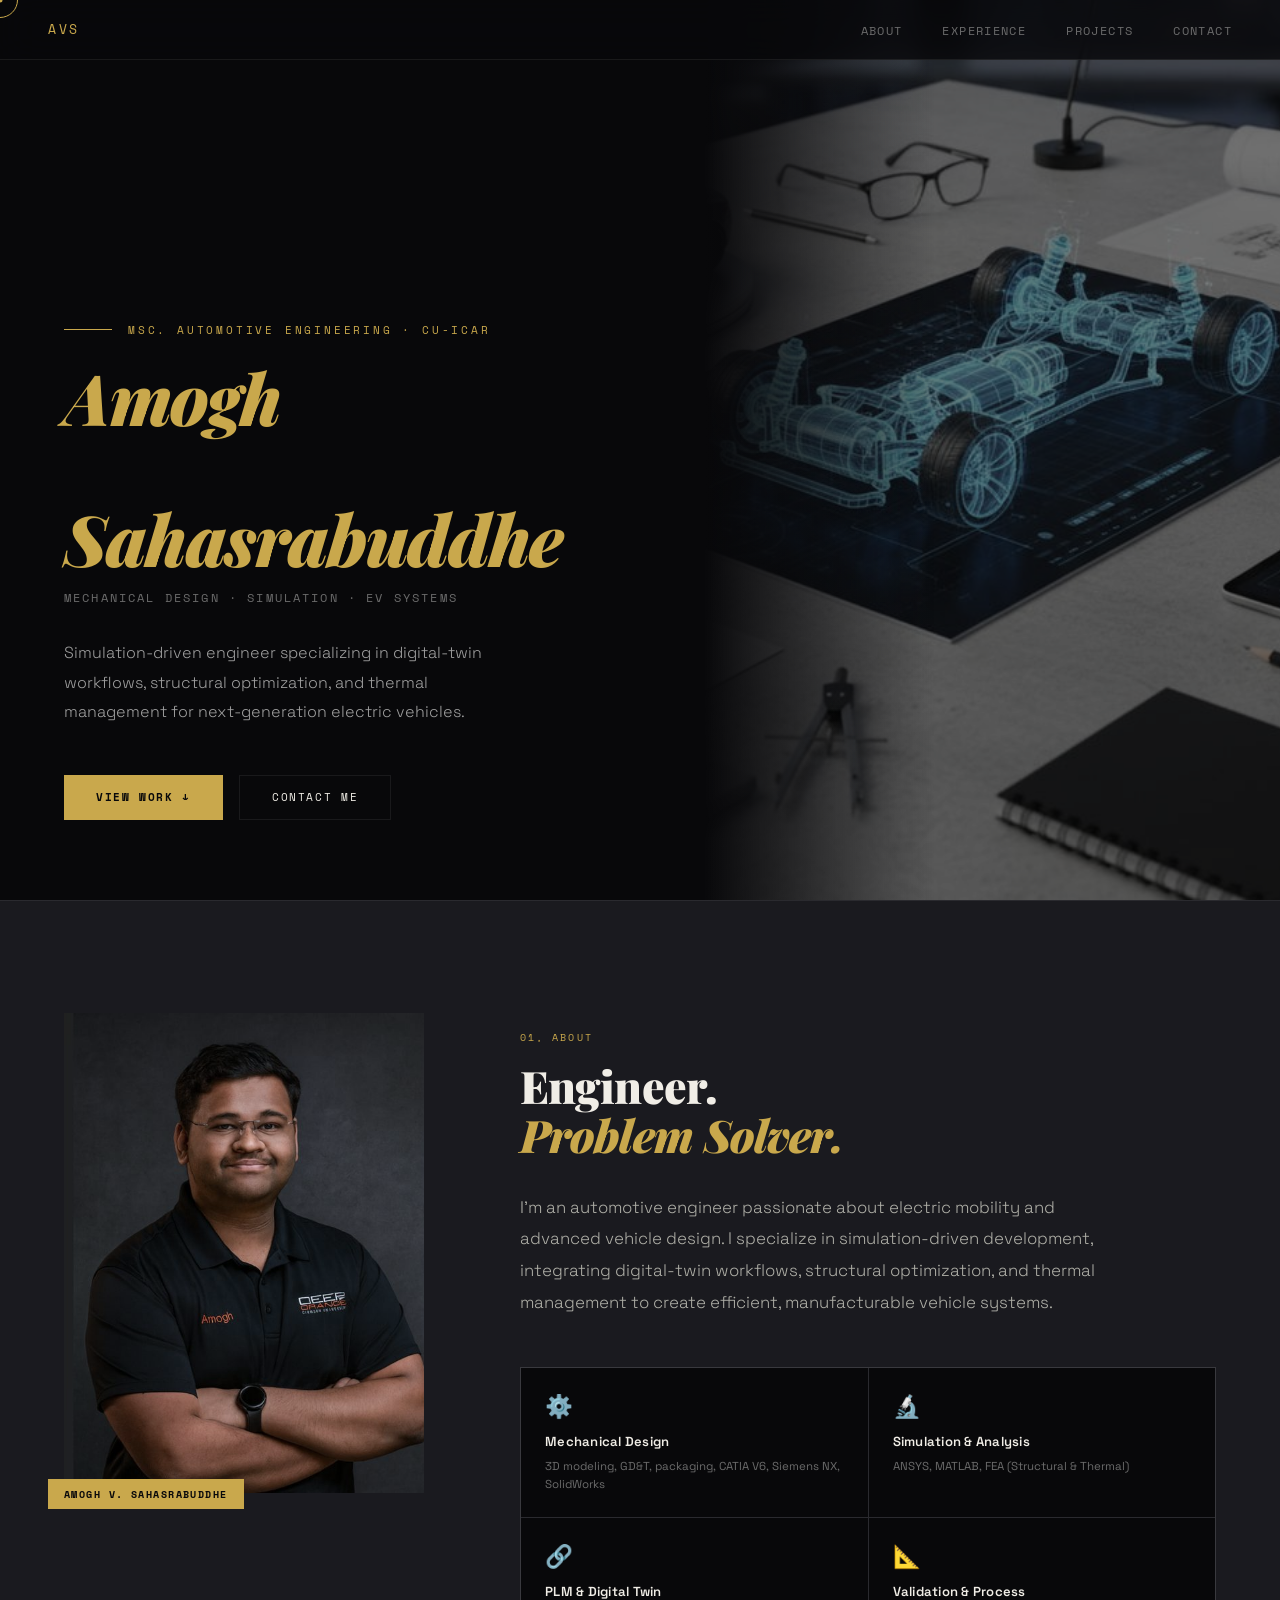
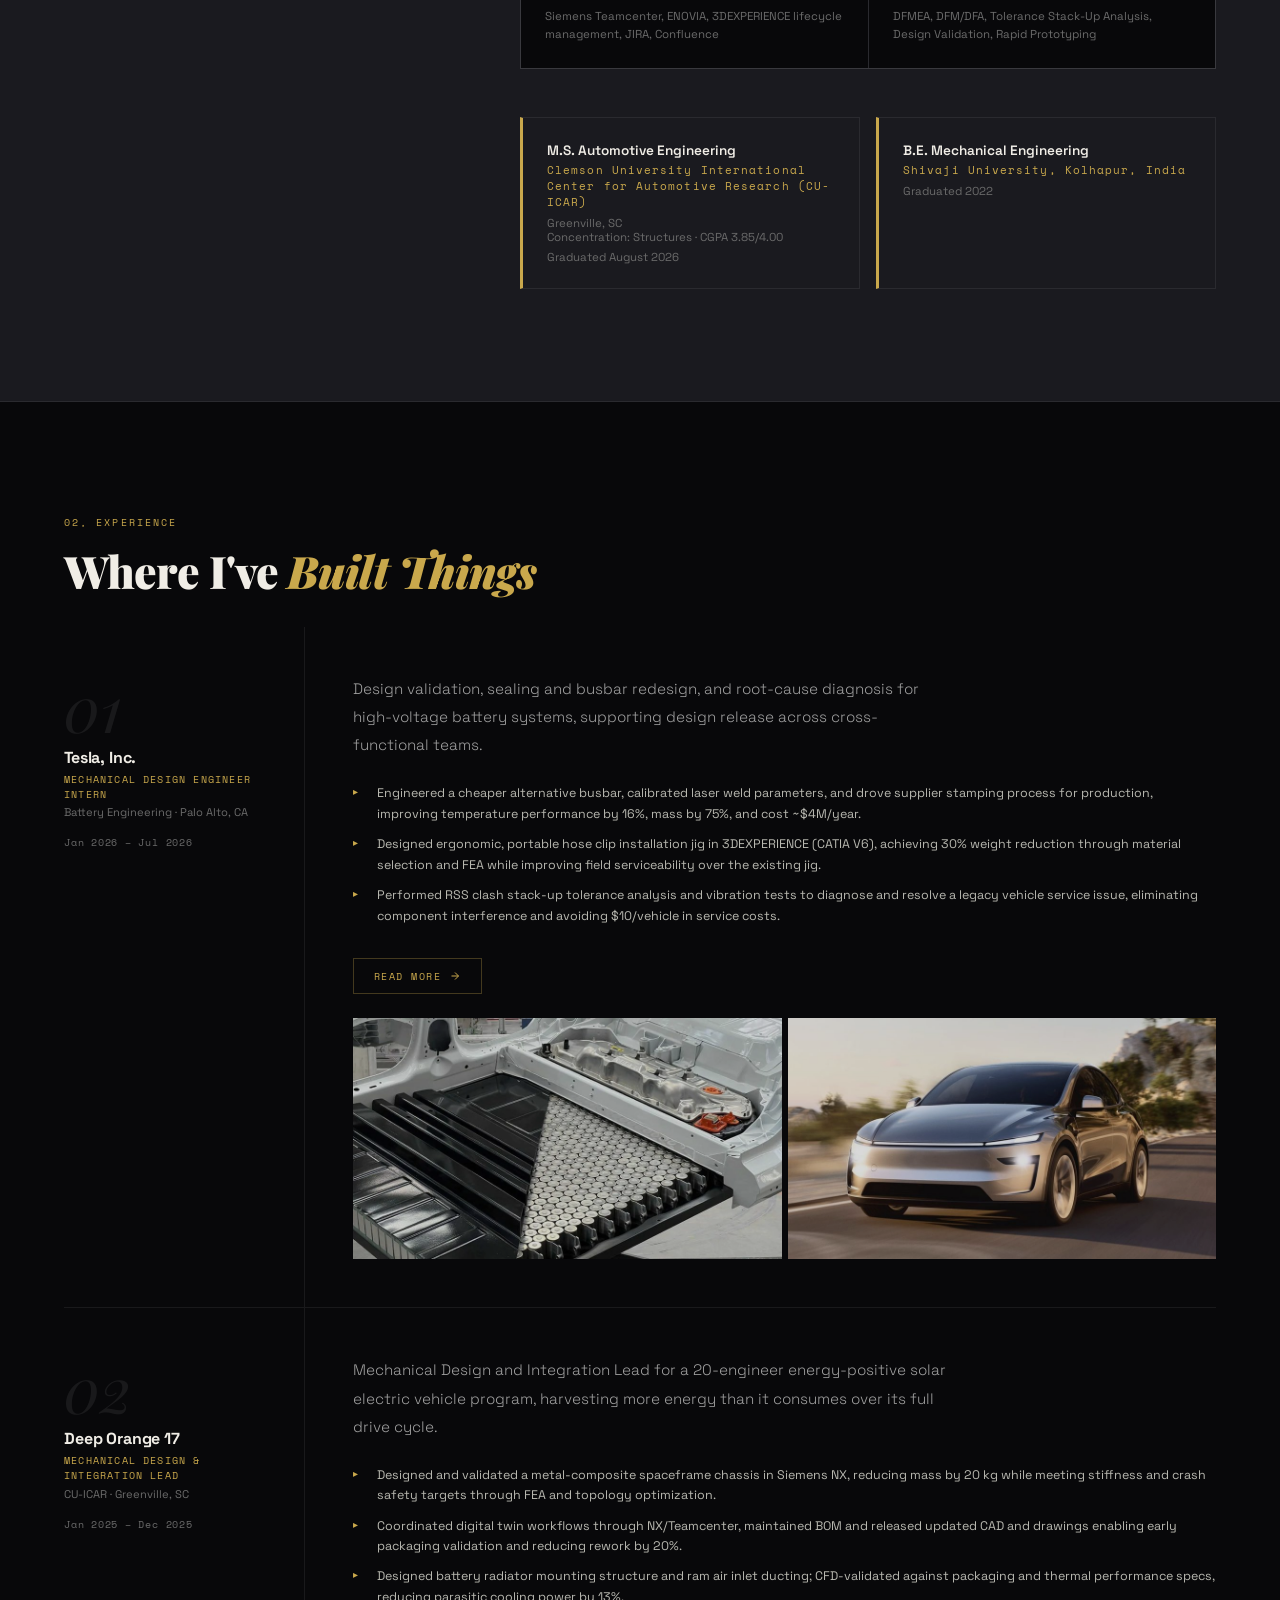
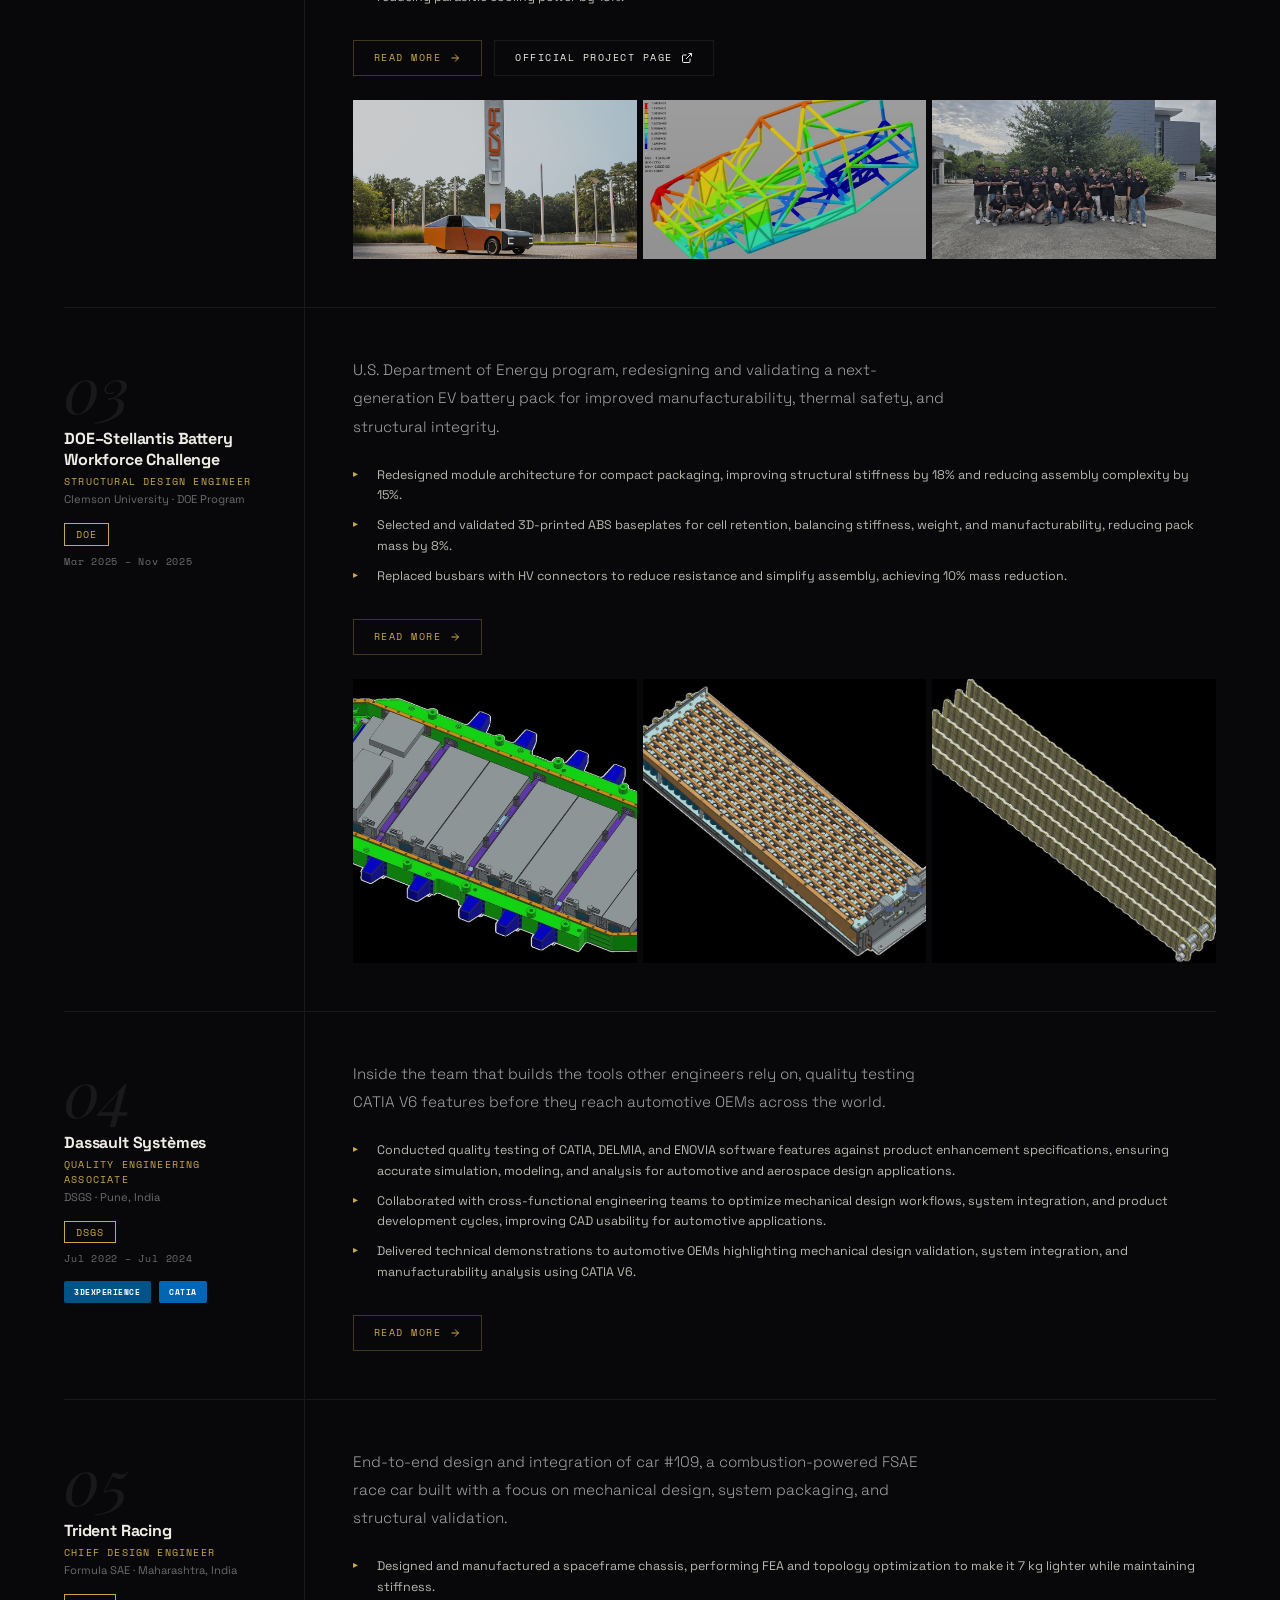
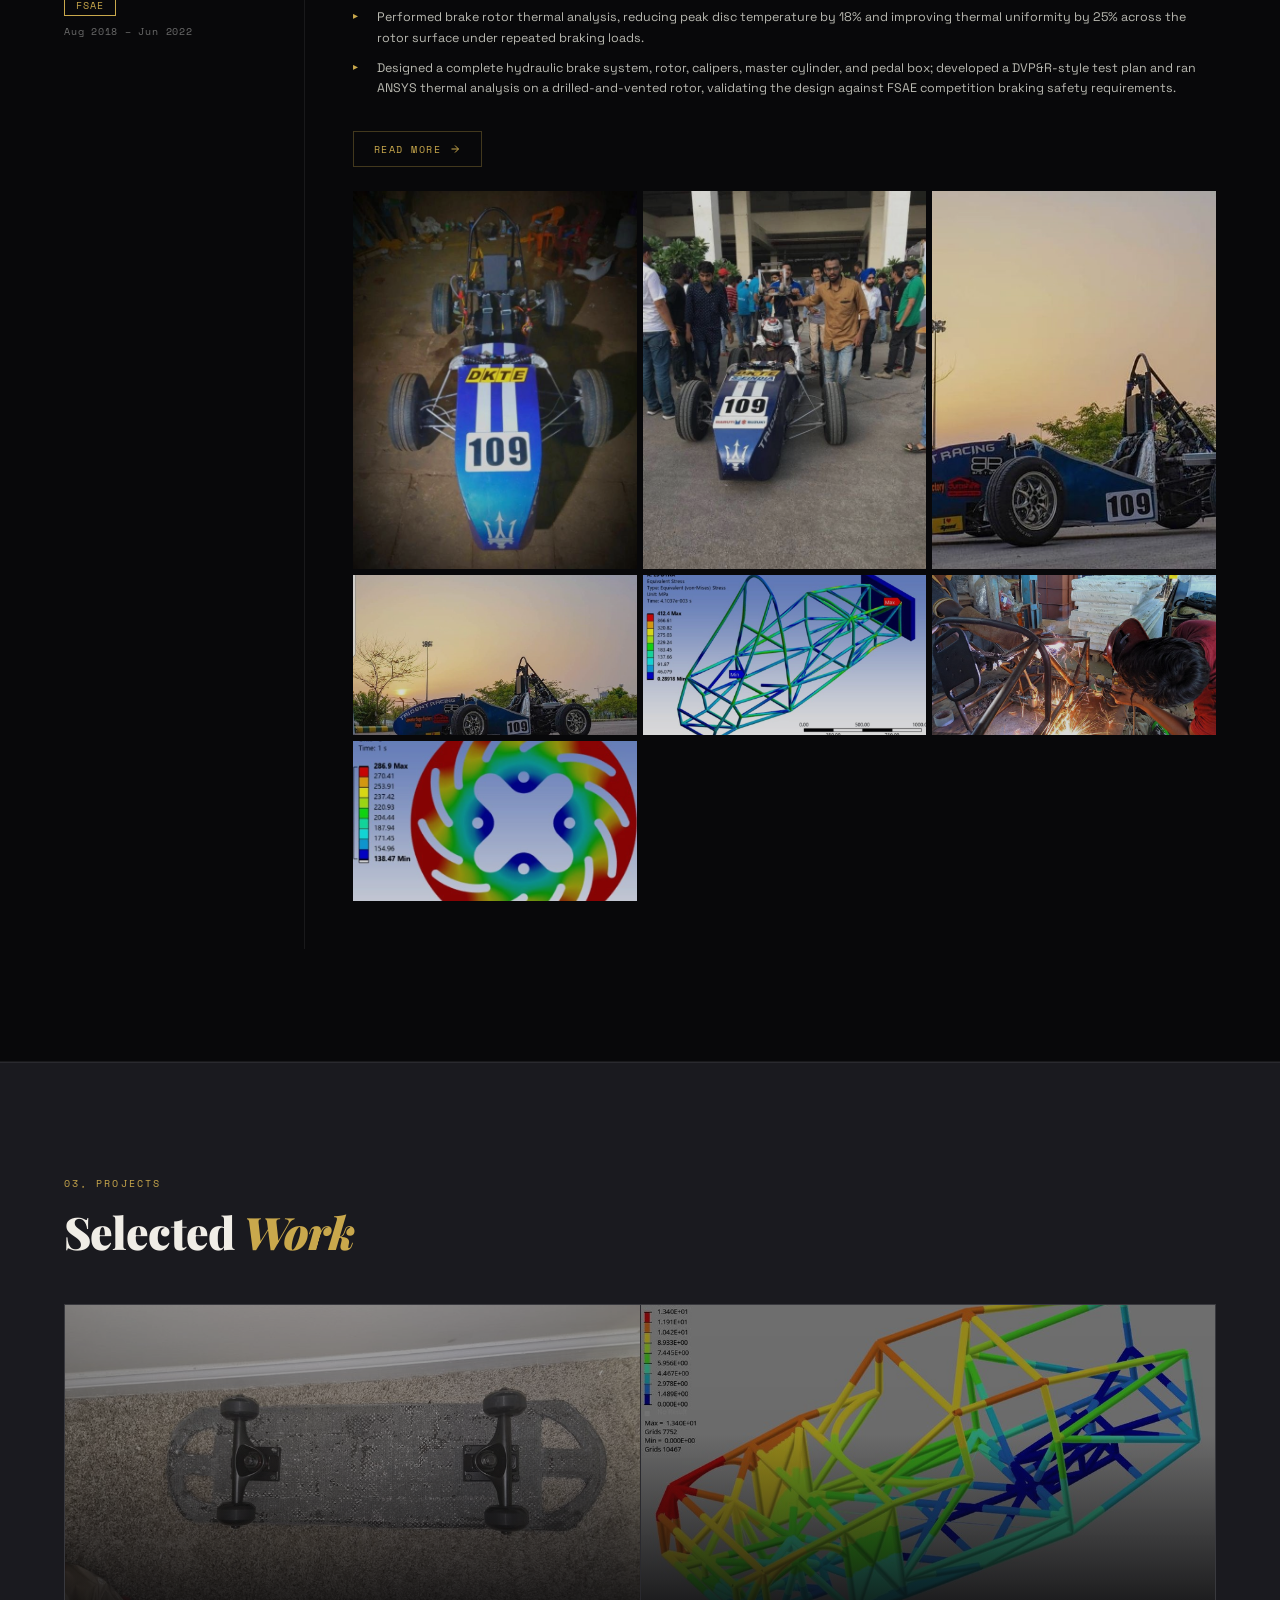
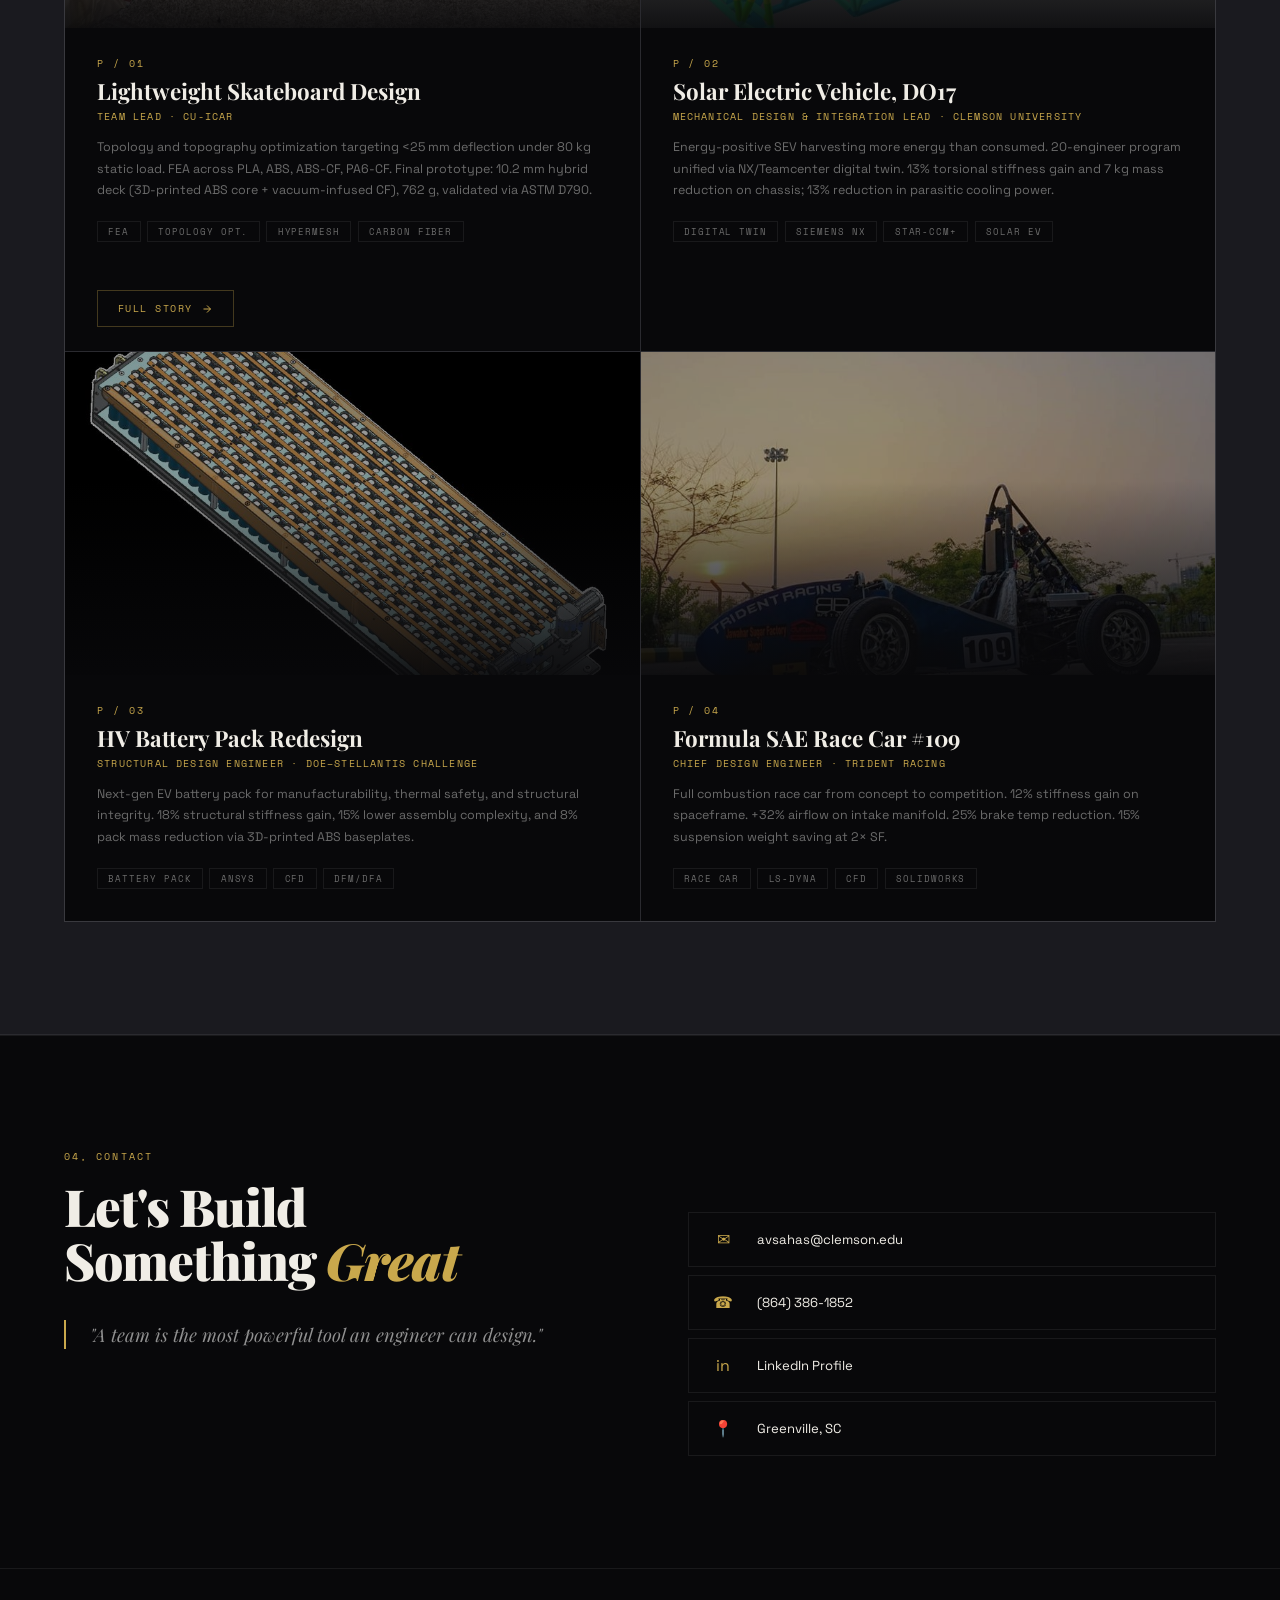
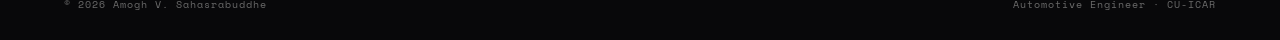
<file: index.html>
<!DOCTYPE html>
<html lang="en">
<head>
<meta charset="UTF-8">
<meta name="viewport" content="width=device-width, initial-scale=1.0">
<title>Amogh V. Sahasrabuddhe, Automotive Engineer</title>
<link rel="preconnect" href="https://fonts.googleapis.com">
<link href="https://fonts.googleapis.com/css2?family=Playfair+Display:ital,wght@0,700;0,900;1,700&family=Space+Grotesk:wght@300;400;500;600&family=Space+Mono:wght@400;700&display=swap" rel="stylesheet">
<link rel="stylesheet" href="style.css">
</head>
<body>

<div id="cursor"></div>
<div id="cursor-dot"></div>
<div id="progress"></div>

<!-- NAV -->
<nav>
  <a href="#" class="nav-logo" id="nav-logo">AVS</a>
  <ul class="nav-links">
    <li><a href="#about">About</a></li>
    <li><a href="#experience">Experience</a></li>
    <li><a href="#projects">Projects</a></li>
    <li><a href="#contact">Contact</a></li>
  </ul>
</nav>

<!-- HERO -->
<section id="hero">
  <div class="hero-left">
    <p class="hero-eyebrow fade" id="hero-eyebrow"></p>
    <h1 class="hero-name fade fade-d1"><span id="hero-name-l1"></span><br><span id="hero-name-l2"></span></h1>
    <p class="hero-title fade fade-d2" id="hero-title"></p>
    <p class="hero-bio fade fade-d2" id="hero-bio"></p>
    <div class="hero-actions fade fade-d3">
      <a href="#experience" class="btn btn-gold">View Work ↓</a>
      <a href="#contact" class="btn btn-ghost">Contact Me</a>
    </div>
  </div>
  <div class="hero-right">
    <img id="hero-image" src="" style="width:100%;height:100%;object-fit:cover;filter:brightness(0.5) saturate(0.7);transition:filter 0.5s;" alt="Hero">
  </div>
</section>

<!-- ABOUT -->
<div id="about">
  <div class="about-inner">
    <div class="about-photo-wrap fade">
      <img id="about-photo" src="" class="about-photo" alt="Amogh Sahasrabuddhe">
      <div class="about-photo-label" id="about-photo-label"></div>
    </div>
    <div class="about-text-wrap">
      <p class="eyebrow fade" id="about-eyebrow"></p>
      <h2 class="fade fade-d1"><span id="about-heading-l1"></span><br><em id="about-heading-em"></em></h2>
      <p class="about-bio fade fade-d1" id="about-bio"></p>
      <div class="skills-list fade fade-d2" id="skills-list"></div>
      <div class="edu-row fade fade-d3" id="edu-row"></div>
    </div>
  </div>
</div>

<!-- EXPERIENCE -->
<section id="experience" class="section">
  <p class="eyebrow fade" id="exp-eyebrow"></p>
  <h2 class="fade fade-d1"><span id="exp-heading-l1"></span> <em id="exp-heading-em"></em></h2>
  <div class="exp-timeline" id="exp-timeline"></div>
</section>

<!-- PROJECTS -->
<div id="projects">
  <div class="projects-inner">
    <p class="eyebrow fade" id="proj-eyebrow"></p>
    <h2 class="fade fade-d1"><span id="proj-heading-l1"></span> <em id="proj-heading-em"></em></h2>
    <div class="proj-grid" id="proj-grid"></div>
  </div>
</div>

<!-- CONTACT -->
<section id="contact">
  <div class="contact-inner">
    <div class="fade">
      <p class="eyebrow" id="contact-eyebrow"></p>
      <div class="contact-big-text"><span id="contact-heading-l1"></span><br>Something <em id="contact-heading-em"></em></div>
      <div class="contact-quote" id="contact-quote"></div>
    </div>
    <div class="fade fade-d2">
      <div class="contact-links">
        <a href="#" id="contact-email" class="clink">
          <span class="clink-icon">✉</span>
          <span id="contact-email-text"></span>
        </a>
        <a href="#" id="contact-phone" class="clink">
          <span class="clink-icon">☎</span>
          <span id="contact-phone-text"></span>
        </a>
        <a href="#" id="contact-linkedin" target="_blank" class="clink">
          <span class="clink-icon">in</span>
          LinkedIn Profile
        </a>
        <div class="clink" style="cursor:default;">
          <span class="clink-icon">📍</span>
          <span id="contact-location"></span>
        </div>
      </div>
    </div>
  </div>
</section>

<!-- FOOTER -->
<footer>
  <span id="footer-name"></span>
  <span id="footer-role"></span>
</footer>

<!-- MODAL SYSTEM -->
<div id="modal-overlay" onclick="closeModal()">
  <div id="modal-box" onclick="event.stopPropagation()">
    <button class="modal-close" onclick="closeModal()">&#215;</button>
    <div class="modal-inner" id="modal-content"></div>
  </div>
</div>

<script src="app.js"></script>
</body>
</html>
</file>
<file: style.css>
*, *::before, *::after { box-sizing: border-box; margin: 0; padding: 0; }
html { scroll-behavior: smooth; font-size: 16px; }

:root {
  --bg:       #08080a;
  --ink:      #f0ede6;
  --muted:    #6b6b6b;
  --faint:    #1a1a1f;
  --border:   rgba(255,255,255,0.07);
  --gold:     #c9a84c;
  --gold-lt:  #e8c96a;
  --blue:     #2c6fff;
  --red:      #d63c3c;
  --sans:     'Space Grotesk', sans-serif;
  --serif:    'Playfair Display', serif;
  --mono:     'Space Mono', monospace;
}

body {
  background: var(--bg);
  color: var(--ink);
  font-family: var(--sans);
  overflow-x: hidden;
  cursor: none;
}

/* ─── CUSTOM CURSOR ─── */
#cursor, #cursor-dot {
  position: fixed;
  border-radius: 50%;
  pointer-events: none;
  z-index: 10000;
  transition: transform 0.15s ease;
}
#cursor {
  width: 36px; height: 36px;
  border: 1px solid var(--gold);
  transform: translate(-50%, -50%);
  transition: width 0.2s, height 0.2s, background 0.2s, border-color 0.2s;
}
#cursor-dot {
  width: 5px; height: 5px;
  background: var(--gold);
  transform: translate(-50%, -50%);
}
body:has(a:hover) #cursor,
body:has(button:hover) #cursor {
  width: 60px; height: 60px;
  background: rgba(201,168,76,0.1);
}

/* ─── SCROLL PROGRESS ─── */
#progress {
  position: fixed;
  top: 0; left: 0;
  height: 2px;
  background: linear-gradient(90deg, var(--gold), var(--blue));
  z-index: 9999;
  width: 0%;
  transition: width 0.05s;
}

/* ─── NAV ─── */
nav {
  position: fixed;
  top: 0; left: 0; right: 0;
  z-index: 500;
  display: flex;
  align-items: center;
  justify-content: space-between;
  padding: 1.2rem 3rem;
  backdrop-filter: blur(20px);
  background: rgba(8,8,10,0.8);
  border-bottom: 1px solid var(--border);
}
.nav-logo {
  font-family: var(--mono);
  font-size: 0.8rem;
  color: var(--gold);
  letter-spacing: 0.2em;
  text-transform: uppercase;
  text-decoration: none;
}
.nav-links {
  display: flex; gap: 2.5rem; list-style: none;
}
.nav-links a {
  font-size: 0.72rem;
  letter-spacing: 0.12em;
  text-transform: uppercase;
  color: var(--muted);
  text-decoration: none;
  transition: color 0.2s;
  font-family: var(--mono);
}
.nav-links a:hover { color: var(--ink); }

/* ─── HERO ─── */
#hero {
  min-height: 100vh;
  display: grid;
  grid-template-columns: 1.1fr 0.9fr;
  position: relative;
  overflow: hidden;
}
.hero-left {
  display: flex;
  flex-direction: column;
  justify-content: flex-end;
  padding: 7rem 4rem 5rem;
  position: relative;
  z-index: 2;
}
.hero-right {
  position: relative;
  overflow: hidden;
}
.hero-right::before {
  content: '';
  position: absolute;
  inset: 0;
  background: linear-gradient(to right, var(--bg) 0%, transparent 40%);
  z-index: 1;
}
.hero-eyebrow {
  font-family: var(--mono);
  font-size: 0.7rem;
  letter-spacing: 0.25em;
  text-transform: uppercase;
  color: var(--gold);
  margin-bottom: 1.5rem;
  display: flex;
  align-items: center;
  gap: 1rem;
}
.hero-eyebrow::before {
  content: '';
  width: 3rem; height: 1px;
  background: var(--gold);
}
.hero-name {
  font-family: var(--serif);
  font-size: clamp(3rem, 5.5vw, 6rem);
  line-height: 1.0;
  font-weight: 900;
  margin-bottom: 1rem;
  letter-spacing: -0.02em;
}
.hero-name span {
  display: block;
  font-style: italic;
  color: var(--gold);
}
.hero-title {
  font-family: var(--mono);
  font-size: 0.75rem;
  letter-spacing: 0.18em;
  text-transform: uppercase;
  color: var(--muted);
  margin-bottom: 2rem;
}
.hero-bio {
  font-size: 1rem;
  color: #a0a0a0;
  max-width: 42ch;
  line-height: 1.85;
  margin-bottom: 3rem;
  font-weight: 300;
}
.hero-actions {
  display: flex;
  gap: 1rem;
  flex-wrap: wrap;
}
.btn {
  font-family: var(--mono);
  font-size: 0.68rem;
  letter-spacing: 0.15em;
  text-transform: uppercase;
  padding: 0.85rem 2rem;
  text-decoration: none;
  cursor: pointer;
  transition: all 0.25s;
  border: none;
  display: inline-flex;
  align-items: center;
  gap: 0.5rem;
}
.btn-gold { background: var(--gold); color: var(--bg); font-weight: 700; }
.btn-gold:hover { background: var(--gold-lt); transform: translateY(-2px); box-shadow: 0 8px 24px rgba(201,168,76,0.3); }
.btn-ghost { background: transparent; color: var(--ink); border: 1px solid var(--border); }
.btn-ghost:hover { border-color: var(--gold); color: var(--gold); }

/* ─── SECTION COMMON ─── */
.eyebrow {
  font-family: var(--mono);
  font-size: 0.65rem;
  letter-spacing: 0.2em;
  text-transform: uppercase;
  color: var(--gold);
  margin-bottom: 1rem;
}
h2 {
  font-family: var(--serif);
  font-size: clamp(2rem, 3.5vw, 3rem);
  font-weight: 900;
  line-height: 1.1;
  letter-spacing: -0.02em;
  margin-bottom: 2rem;
}
h2 em { font-style: italic; color: var(--gold); }
.section {
  max-width: 1300px;
  margin: 0 auto;
  padding: 7rem 4rem;
}

/* ─── ABOUT ─── */
#about {
  background: var(--faint);
  border-top: 1px solid var(--border);
  border-bottom: 1px solid var(--border);
}
.about-inner {
  max-width: 1300px;
  margin: 0 auto;
  padding: 7rem 4rem;
  display: grid;
  grid-template-columns: 360px 1fr;
  gap: 6rem;
  align-items: start;
}
.about-photo-wrap {
  position: relative;
}
.about-photo {
  width: 100%;
  aspect-ratio: 3/4;
  object-fit: cover;
  object-position: top;
  filter: grayscale(20%);
  display: block;
}
.about-photo-label {
  position: absolute;
  bottom: -1rem;
  left: -1rem;
  background: var(--gold);
  color: var(--bg);
  font-family: var(--mono);
  font-size: 0.6rem;
  letter-spacing: 0.15em;
  text-transform: uppercase;
  padding: 0.5rem 1rem;
  font-weight: 700;
}
.about-text-wrap {
  padding-top: 1rem;
}
.about-bio {
  font-size: 1.05rem;
  line-height: 1.9;
  color: #b0b0a8;
  font-weight: 300;
  margin-bottom: 3rem;
  max-width: 55ch;
}
.skills-list {
  display: grid;
  grid-template-columns: 1fr 1fr;
  gap: 1px;
  background: var(--border);
  border: 1px solid var(--border);
  margin-bottom: 3rem;
}
.skill-item {
  background: var(--bg);
  padding: 1.5rem;
  transition: background 0.2s;
}
.skill-item:hover { background: #12121a; }
.skill-icon { font-size: 1.4rem; margin-bottom: 0.75rem; }
.skill-name {
  font-family: var(--sans);
  font-weight: 600;
  font-size: 0.82rem;
  margin-bottom: 0.4rem;
  letter-spacing: 0.02em;
}
.skill-desc {
  font-size: 0.72rem;
  color: var(--muted);
  line-height: 1.6;
}
.edu-row {
  display: grid;
  grid-template-columns: 1fr 1fr;
  gap: 1rem;
}
.edu-card {
  padding: 1.5rem;
  border: 1px solid var(--border);
  border-left: 3px solid var(--gold);
  transition: border-color 0.2s;
}
.edu-card:hover { border-color: var(--gold); }
.edu-deg { font-weight: 600; font-size: 0.85rem; margin-bottom: 0.2rem; }
.edu-school { color: var(--gold); font-family: var(--mono); font-size: 0.68rem; letter-spacing: 0.1em; margin-bottom: 0.4rem; }
.edu-detail { font-size: 0.72rem; color: var(--muted); }

/* ─── EXPERIENCE ─── */
#experience {
  border-bottom: 1px solid var(--border);
}
.exp-timeline {
  position: relative;
}
.exp-item {
  display: grid;
  grid-template-columns: 240px 1fr;
  gap: 0;
  position: relative;
}
.exp-item + .exp-item {
  border-top: 1px solid var(--border);
}
.exp-left {
  padding: 3rem 2rem 3rem 0;
  position: sticky;
  top: 6rem;
  align-self: start;
}
.exp-num {
  font-family: var(--serif);
  font-size: 4rem;
  font-style: italic;
  color: var(--border);
  line-height: 1;
  margin-bottom: 0.5rem;
  user-select: none;
}
.exp-company {
  font-weight: 700;
  font-size: 1rem;
  margin-bottom: 0.25rem;
  letter-spacing: -0.01em;
}
.exp-role {
  font-family: var(--mono);
  font-size: 0.62rem;
  letter-spacing: 0.12em;
  text-transform: uppercase;
  color: var(--gold);
  margin-bottom: 0.2rem;
}
.exp-loc {
  font-size: 0.7rem;
  color: var(--muted);
  margin-bottom: 1rem;
}
.exp-logos { display: flex; gap: 0.5rem; flex-wrap: wrap; margin-top: 1rem; }
.logo-badge {
  font-family: var(--mono);
  font-size: 0.52rem;
  letter-spacing: 0.06em;
  font-weight: 700;
  padding: 0.3rem 0.65rem;
  border-radius: 2px;
  display: inline-flex;
  align-items: center;
  gap: 0.35rem;
}
.logo-3dx  { background: #005386; color: #fff; }
.logo-catia { background: #0066b3; color: #fff; }

.exp-date {
  font-family: var(--mono);
  font-size: 0.6rem;
  letter-spacing: 0.08em;
  color: var(--muted);
  margin-top: 0.5rem;
}
.exp-badge {
  display: inline-block;
  padding: 0.2rem 0.7rem;
  border: 1px solid var(--gold);
  color: var(--gold);
  font-family: var(--mono);
  font-size: 0.6rem;
  letter-spacing: 0.1em;
  text-transform: uppercase;
}
.exp-right {
  padding: 3rem 0 3rem 3rem;
  border-left: 1px solid var(--border);
}
.exp-summary {
  font-size: 0.95rem;
  line-height: 1.85;
  color: #a0a0a0;
  font-weight: 300;
  margin-bottom: 1.5rem;
  max-width: 60ch;
}
.exp-bullets {
  list-style: none;
  display: flex;
  flex-direction: column;
  gap: 0.6rem;
  margin-bottom: 2rem;
}
.exp-bullets li {
  font-size: 0.78rem;
  color: #b8b8b0;
  padding-left: 1.5rem;
  position: relative;
  line-height: 1.65;
}
.exp-bullets li::before {
  content: '▸';
  position: absolute;
  left: 0;
  color: var(--gold);
  font-size: 0.65rem;
}

/* ─── IMAGE GALLERY ─── */
.exp-gallery {
  display: grid;
  gap: 6px;
  margin-top: 1.5rem;
}
.exp-gallery.cols-3 { grid-template-columns: 1fr 1fr 1fr; }
.exp-gallery.cols-2 { grid-template-columns: 1fr 1fr; }
.exp-gallery.cols-4 { grid-template-columns: 1fr 1fr 1fr 1fr; }
.gal-img {
  overflow: hidden;
  position: relative;
  background: #111;
}
.gal-img-placeholder {
  width: 100%; height: 100%;
  object-fit: cover;
  display: block;
  transition: transform 0.5s ease, filter 0.3s;
  filter: brightness(0.85) saturate(0.9);
}
.gal-img:hover .gal-img-placeholder {
  transform: scale(1.06);
  filter: brightness(1) saturate(1.1);
}
.gal-img.tall { aspect-ratio: 3/4; }
.gal-img.wide { aspect-ratio: 16/9; }
.gal-img.sq { aspect-ratio: 1; }
.gal-label {
  position: absolute;
  bottom: 0; left: 0; right: 0;
  padding: 0.5rem 0.75rem;
  background: linear-gradient(transparent, rgba(0,0,0,0.7));
  font-family: var(--mono);
  font-size: 0.6rem;
  letter-spacing: 0.1em;
  text-transform: uppercase;
  color: rgba(255,255,255,0.6);
  opacity: 0;
  transition: opacity 0.25s;
}
.gal-img:hover .gal-label { opacity: 1; }

/* ─── PROJECTS ─── */
#projects { background: var(--faint); border-top: 1px solid var(--border); border-bottom: 1px solid var(--border); }
.projects-inner {
  max-width: 1300px;
  margin: 0 auto;
  padding: 7rem 4rem;
}
.proj-grid {
  display: grid;
  grid-template-columns: 1fr 1fr;
  gap: 1px;
  background: var(--border);
  border: 1px solid var(--border);
  margin-top: 3rem;
}
.proj-card {
  background: var(--bg);
  padding: 0;
  overflow: hidden;
  transition: background 0.3s;
  position: relative;
  cursor: pointer;
}
.proj-card:hover { background: #0e0e16; }
.proj-img-wrap {
  overflow: hidden;
  position: relative;
}
.proj-img-wrap::after {
  content: '';
  position: absolute;
  inset: 0;
  background: linear-gradient(to top, rgba(8,8,10,0.9) 0%, transparent 60%);
}
.proj-img {
  width: 100%;
  aspect-ratio: 16/9;
  object-fit: cover;
  display: block;
  filter: brightness(0.6) saturate(0.8);
  transition: filter 0.4s, transform 0.5s;
  transform-origin: center;
}
.proj-card:hover .proj-img {
  filter: brightness(0.8) saturate(1);
  transform: scale(1.03);
}
.proj-body {
  padding: 1.75rem 2rem 2rem;
}
.proj-num {
  font-family: var(--mono);
  font-size: 0.6rem;
  letter-spacing: 0.2em;
  color: var(--gold);
  margin-bottom: 0.5rem;
}
.proj-title {
  font-family: var(--serif);
  font-size: 1.4rem;
  font-weight: 700;
  margin-bottom: 0.25rem;
  line-height: 1.2;
}
.proj-role {
  font-family: var(--mono);
  font-size: 0.62rem;
  color: var(--gold);
  letter-spacing: 0.12em;
  text-transform: uppercase;
  margin-bottom: 0.85rem;
}
.proj-desc {
  font-size: 0.78rem;
  color: var(--muted);
  line-height: 1.7;
  margin-bottom: 1.25rem;
}
.proj-tags {
  display: flex;
  flex-wrap: wrap;
  gap: 0.4rem;
}
.tag {
  font-family: var(--mono);
  font-size: 0.58rem;
  letter-spacing: 0.1em;
  text-transform: uppercase;
  padding: 0.2rem 0.65rem;
  border: 1px solid var(--border);
  color: var(--muted);
  transition: border-color 0.2s, color 0.2s;
}
.proj-card:hover .tag { border-color: rgba(201,168,76,0.3); color: var(--gold); }

/* ─── CONTACT ─── */
#contact { border-top: 1px solid var(--border); }
.contact-inner {
  max-width: 1300px;
  margin: 0 auto;
  padding: 7rem 4rem;
  display: grid;
  grid-template-columns: 1fr 1fr;
  gap: 6rem;
  align-items: start;
}
.contact-big-text {
  font-family: var(--serif);
  font-size: clamp(2.5rem, 4vw, 4rem);
  font-weight: 900;
  line-height: 1.05;
  letter-spacing: -0.02em;
  margin-bottom: 2rem;
}
.contact-big-text em { font-style: italic; color: var(--gold); }
.contact-quote {
  font-family: var(--serif);
  font-size: 1.15rem;
  font-style: italic;
  color: #909090;
  line-height: 1.6;
  border-left: 2px solid var(--gold);
  padding-left: 1.5rem;
  margin-bottom: 3rem;
}
.contact-links {
  display: flex;
  flex-direction: column;
  gap: 0.5rem;
  margin-top: 4rem;
}
.clink {
  display: flex;
  align-items: center;
  gap: 1.25rem;
  padding: 1rem 1.25rem;
  border: 1px solid var(--border);
  text-decoration: none;
  color: var(--ink);
  transition: all 0.2s;
  font-size: 0.82rem;
}
.clink:hover { border-color: var(--gold); color: var(--gold); background: rgba(201,168,76,0.05); }
.clink-icon {
  font-size: 1rem;
  width: 1.75rem;
  text-align: center;
  color: var(--gold);
}

/* ─── FOOTER ─── */
footer {
  border-top: 1px solid var(--border);
  padding: 1.75rem 4rem;
  display: flex;
  justify-content: space-between;
  align-items: center;
  font-family: var(--mono);
  font-size: 0.62rem;
  letter-spacing: 0.1em;
  color: var(--muted);
}

/* ─── FADE IN ─── */
.fade {
  opacity: 0;
  transform: translateY(28px);
  transition: opacity 0.75s ease, transform 0.75s ease;
}
.fade.in { opacity: 1; transform: none; }
.fade-d1 { transition-delay: 0.1s; }
.fade-d2 { transition-delay: 0.2s; }
.fade-d3 { transition-delay: 0.3s; }

/* ─── RESPONSIVE ─── */
@media(max-width:900px) {
  #hero { grid-template-columns: 1fr; }
  .hero-right { display: none; }
  .about-inner { grid-template-columns: 1fr; gap: 3rem; }
  .exp-item { grid-template-columns: 1fr; }
  .exp-left { position: static; padding-bottom: 0; }
  .exp-right { border-left: none; border-top: 1px solid var(--border); padding: 2rem 0; }
  .proj-grid { grid-template-columns: 1fr; }
  .contact-inner { grid-template-columns: 1fr; gap: 3rem; }
  nav { padding: 1rem 1.5rem; }
  .section, .about-inner, .projects-inner, .contact-inner { padding: 4rem 1.5rem; }
  .edu-row { grid-template-columns: 1fr; }
  .skills-list { grid-template-columns: 1fr; }
  footer { flex-direction: column; gap: 1rem; text-align: center; }
}

/* ─── LIGHTBOX ─── */
#lb {
  position: fixed; inset: 0; z-index: 9000;
  display: flex; flex-direction: column;
  align-items: center; justify-content: center;
  opacity: 0; pointer-events: none;
  transition: opacity 0.25s ease;
}
#lb.lb-active { opacity: 1; pointer-events: all; }
#lb-bg {
  position: absolute; inset: 0;
  background: rgba(4,4,6,0.94);
  backdrop-filter: blur(8px);
}
#lb-close {
  position: absolute; top: 1.25rem; right: 1.5rem;
  z-index: 2; background: transparent;
  border: 1px solid rgba(255,255,255,0.15);
  color: #aaa; font-size: 1.4rem;
  width: 2.25rem; height: 2.25rem;
  display: flex; align-items: center; justify-content: center;
  cursor: pointer; transition: all 0.2s;
}
#lb-close:hover { border-color: var(--gold); color: var(--gold); }
#lb-wrap {
  position: relative; z-index: 1;
  max-width: 92vw; max-height: 88vh;
  display: flex; align-items: center; justify-content: center;
  overflow: hidden;
}
#lb-img {
  max-width: 90vw; max-height: 85vh;
  object-fit: contain; display: block;
  transform-origin: center center;
  transition: transform 0.15s ease;
  user-select: none;
}
#lb-caption {
  position: absolute; bottom: 1.5rem;
  left: 50%; transform: translateX(-50%);
  z-index: 2;
  font-family: var(--mono); font-size: 0.58rem;
  letter-spacing: 0.12em; text-transform: uppercase;
  color: rgba(255,255,255,0.45);
  background: rgba(0,0,0,0.4);
  padding: 0.3rem 0.8rem;
  pointer-events: none;
}

/* ─── READ MORE BUTTON ─── */
.read-more-btn {
  display: inline-flex;
  align-items: center;
  gap: 0.5rem;
  margin-top: 1.5rem;
  font-family: var(--mono);
  font-size: 0.62rem;
  letter-spacing: 0.15em;
  text-transform: uppercase;
  color: var(--gold);
  background: transparent;
  border: 1px solid rgba(201,168,76,0.3);
  padding: 0.6rem 1.25rem;
  cursor: pointer;
  transition: all 0.2s;
}
.read-more-btn:hover { border-color: var(--gold); background: rgba(201,168,76,0.06); }
.read-more-btn svg { transition: transform 0.2s; }
.read-more-btn:hover svg { transform: translateX(3px); }

/* ─── BUTTON ROW (Read More + external links) ─── */
.exp-btn-row {
  display: flex;
  gap: 0.75rem;
  flex-wrap: wrap;
  margin-top: 1.5rem;
}
.exp-btn-row .read-more-btn,
.exp-btn-row .external-btn {
  margin-top: 0;
}
.external-btn {
  display: inline-flex;
  align-items: center;
  gap: 0.5rem;
  font-family: var(--mono);
  font-size: 0.62rem;
  letter-spacing: 0.15em;
  text-transform: uppercase;
  color: var(--ink);
  background: transparent;
  border: 1px solid var(--border);
  padding: 0.6rem 1.25rem;
  cursor: pointer;
  text-decoration: none;
  transition: all 0.2s;
}
.external-btn:hover { border-color: var(--gold); color: var(--gold); background: rgba(201,168,76,0.06); }
.external-btn svg { transition: transform 0.2s; }
.external-btn:hover svg { transform: translate(2px, -2px); }

/* ─── MODAL OVERLAY ─── */
#modal-overlay {
  position: fixed;
  inset: 0;
  background: rgba(4,4,6,0.88);
  z-index: 2000;
  display: flex;
  align-items: center;
  justify-content: center;
  padding: 2rem;
  opacity: 0;
  pointer-events: none;
  transition: opacity 0.3s ease;
  backdrop-filter: blur(6px);
}
#modal-overlay.active { opacity: 1; pointer-events: all; }

#modal-box {
  background: #0e0e14;
  border: 1px solid rgba(201,168,76,0.2);
  max-width: 820px;
  width: 100%;
  max-height: 88vh;
  overflow-y: auto;
  position: relative;
  transform: translateY(20px);
  transition: transform 0.3s ease;
}
#modal-overlay.active #modal-box { transform: translateY(0); }

.modal-close {
  position: sticky;
  top: 0;
  float: right;
  margin: 1rem 1rem 0 0;
  background: transparent;
  border: 1px solid var(--border);
  color: var(--muted);
  font-size: 1.2rem;
  width: 2rem;
  height: 2rem;
  display: flex;
  align-items: center;
  justify-content: center;
  cursor: pointer;
  transition: all 0.2s;
  z-index: 10;
}
.modal-close:hover { border-color: var(--gold); color: var(--gold); }

.modal-inner { padding: 2rem 2.5rem 2.5rem; }

.modal-eyebrow {
  font-family: var(--mono);
  font-size: 0.6rem;
  letter-spacing: 0.2em;
  text-transform: uppercase;
  color: var(--gold);
  margin-bottom: 0.5rem;
}
.modal-title {
  font-family: var(--serif);
  font-size: 1.8rem;
  font-weight: 900;
  margin-bottom: 0.25rem;
  letter-spacing: -0.02em;
}
.modal-subtitle {
  font-family: var(--mono);
  font-size: 0.62rem;
  letter-spacing: 0.12em;
  text-transform: uppercase;
  color: var(--gold);
  margin-bottom: 2rem;
  padding-bottom: 1.5rem;
  border-bottom: 1px solid var(--border);
}
.modal-section-label {
  font-family: var(--mono);
  font-size: 0.58rem;
  letter-spacing: 0.18em;
  text-transform: uppercase;
  color: var(--muted);
  margin-bottom: 1rem;
  margin-top: 2rem;
}
.modal-bullets { list-style: none; display: flex; flex-direction: column; gap: 0.9rem; margin-bottom: 2rem; }
.modal-bullets li {
  font-size: 0.82rem;
  color: #b8b8b0;
  padding-left: 1.5rem;
  position: relative;
  line-height: 1.75;
}
.modal-bullets li::before {
  content: '▸';
  position: absolute;
  left: 0;
  color: var(--gold);
  font-size: 0.65rem;
  top: 0.05rem;
}
.modal-img-grid {
  display: grid;
  gap: 6px;
  margin-top: 1rem;
}
.modal-img-grid.cols-2 { grid-template-columns: 1fr 1fr; }
.modal-img-grid.cols-3 { grid-template-columns: 1fr 1fr 1fr; }
.modal-img-grid.cols-4 { grid-template-columns: 1fr 1fr 1fr 1fr; }
.modal-img-wrap {
  overflow: hidden;
  background: #111;
  position: relative;
}
.modal-img-wrap img {
  width: 100%;
  height: 100%;
  object-fit: cover;
  display: block;
  filter: brightness(0.9);
  transition: filter 0.3s, transform 0.4s;
}
.modal-img-wrap:hover img { filter: brightness(1.05); transform: scale(1.04); }
.modal-img-wrap.wide { aspect-ratio: 16/9; }
.modal-img-wrap.sq   { aspect-ratio: 1; }
.modal-img-wrap.tall { aspect-ratio: 3/4; }
.modal-img-label {
  position: absolute; bottom:0; left:0; right:0;
  padding: 0.4rem 0.65rem;
  background: linear-gradient(transparent, rgba(0,0,0,0.7));
  font-family: var(--mono); font-size: 0.55rem;
  letter-spacing: 0.1em; text-transform: uppercase;
  color: rgba(255,255,255,0.6);
  opacity: 0; transition: opacity 0.2s;
}
.modal-img-wrap:hover .modal-img-label { opacity: 1; }
</file>
